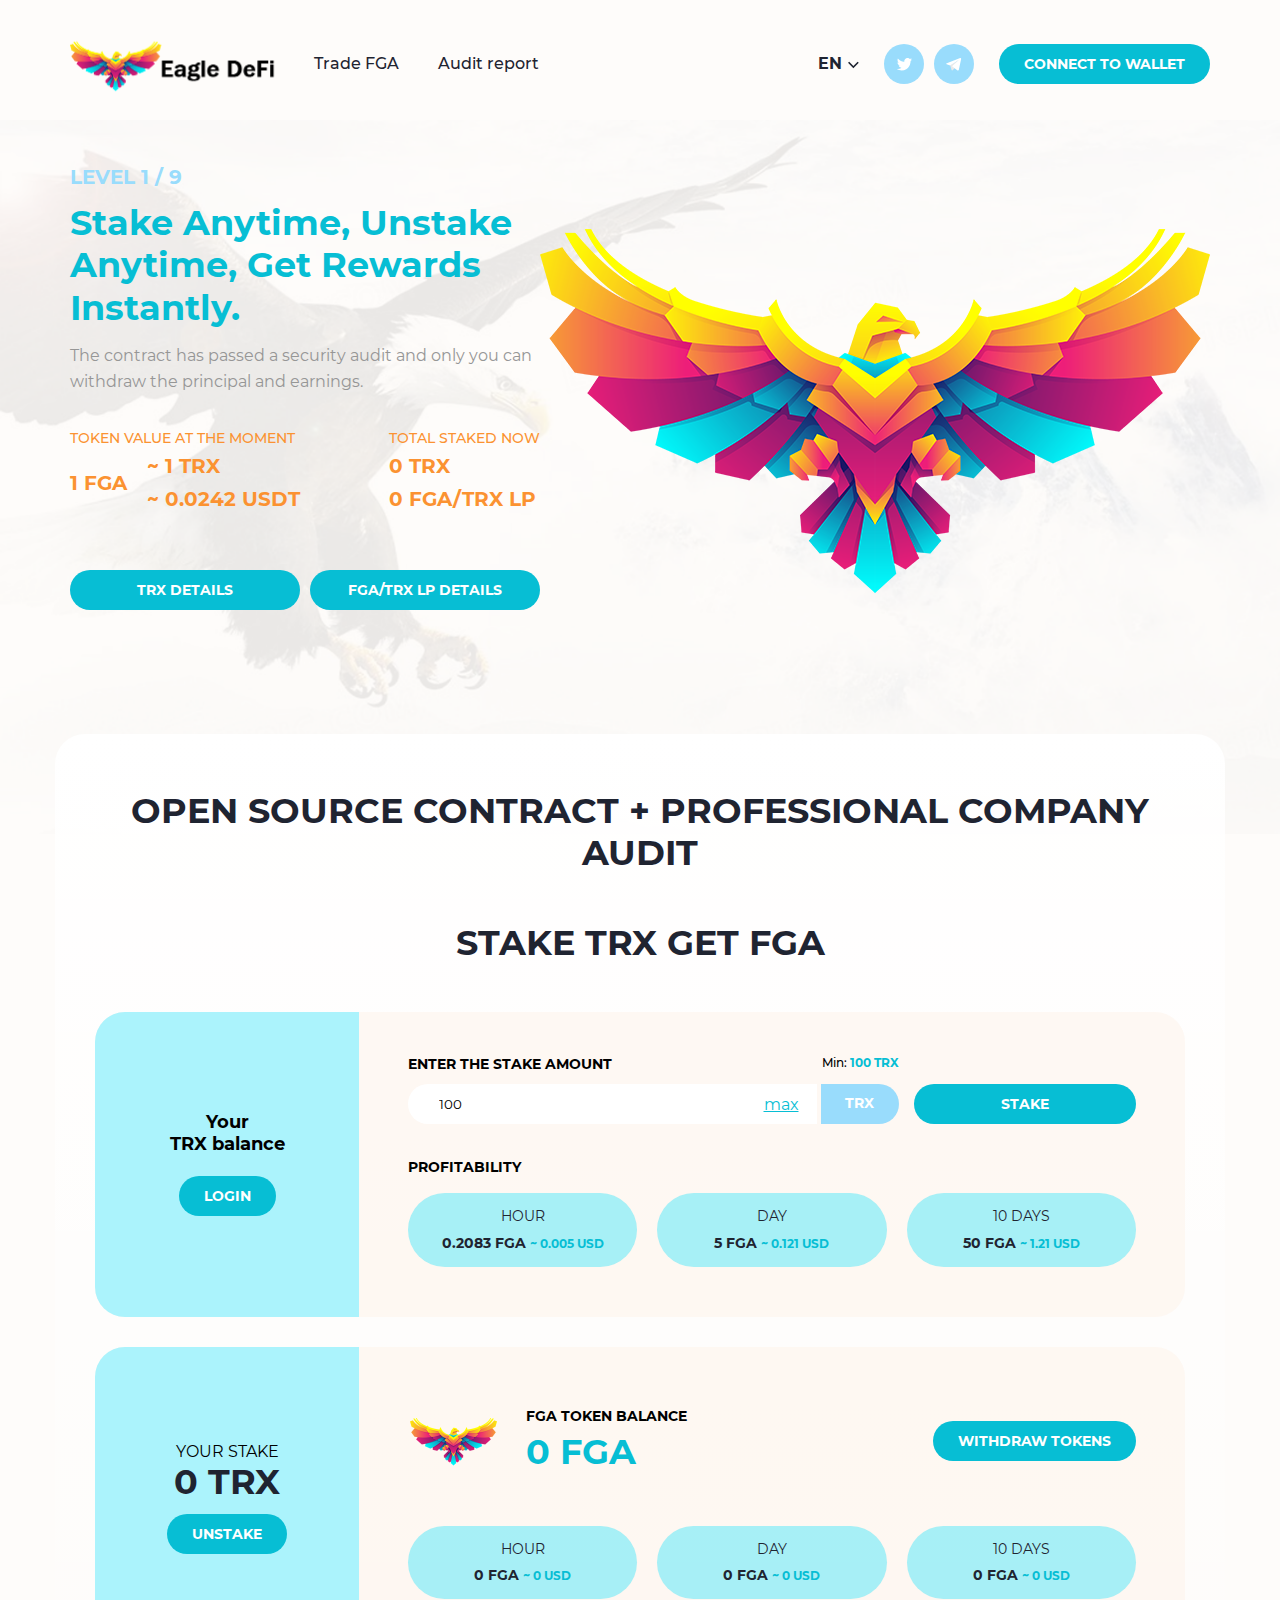
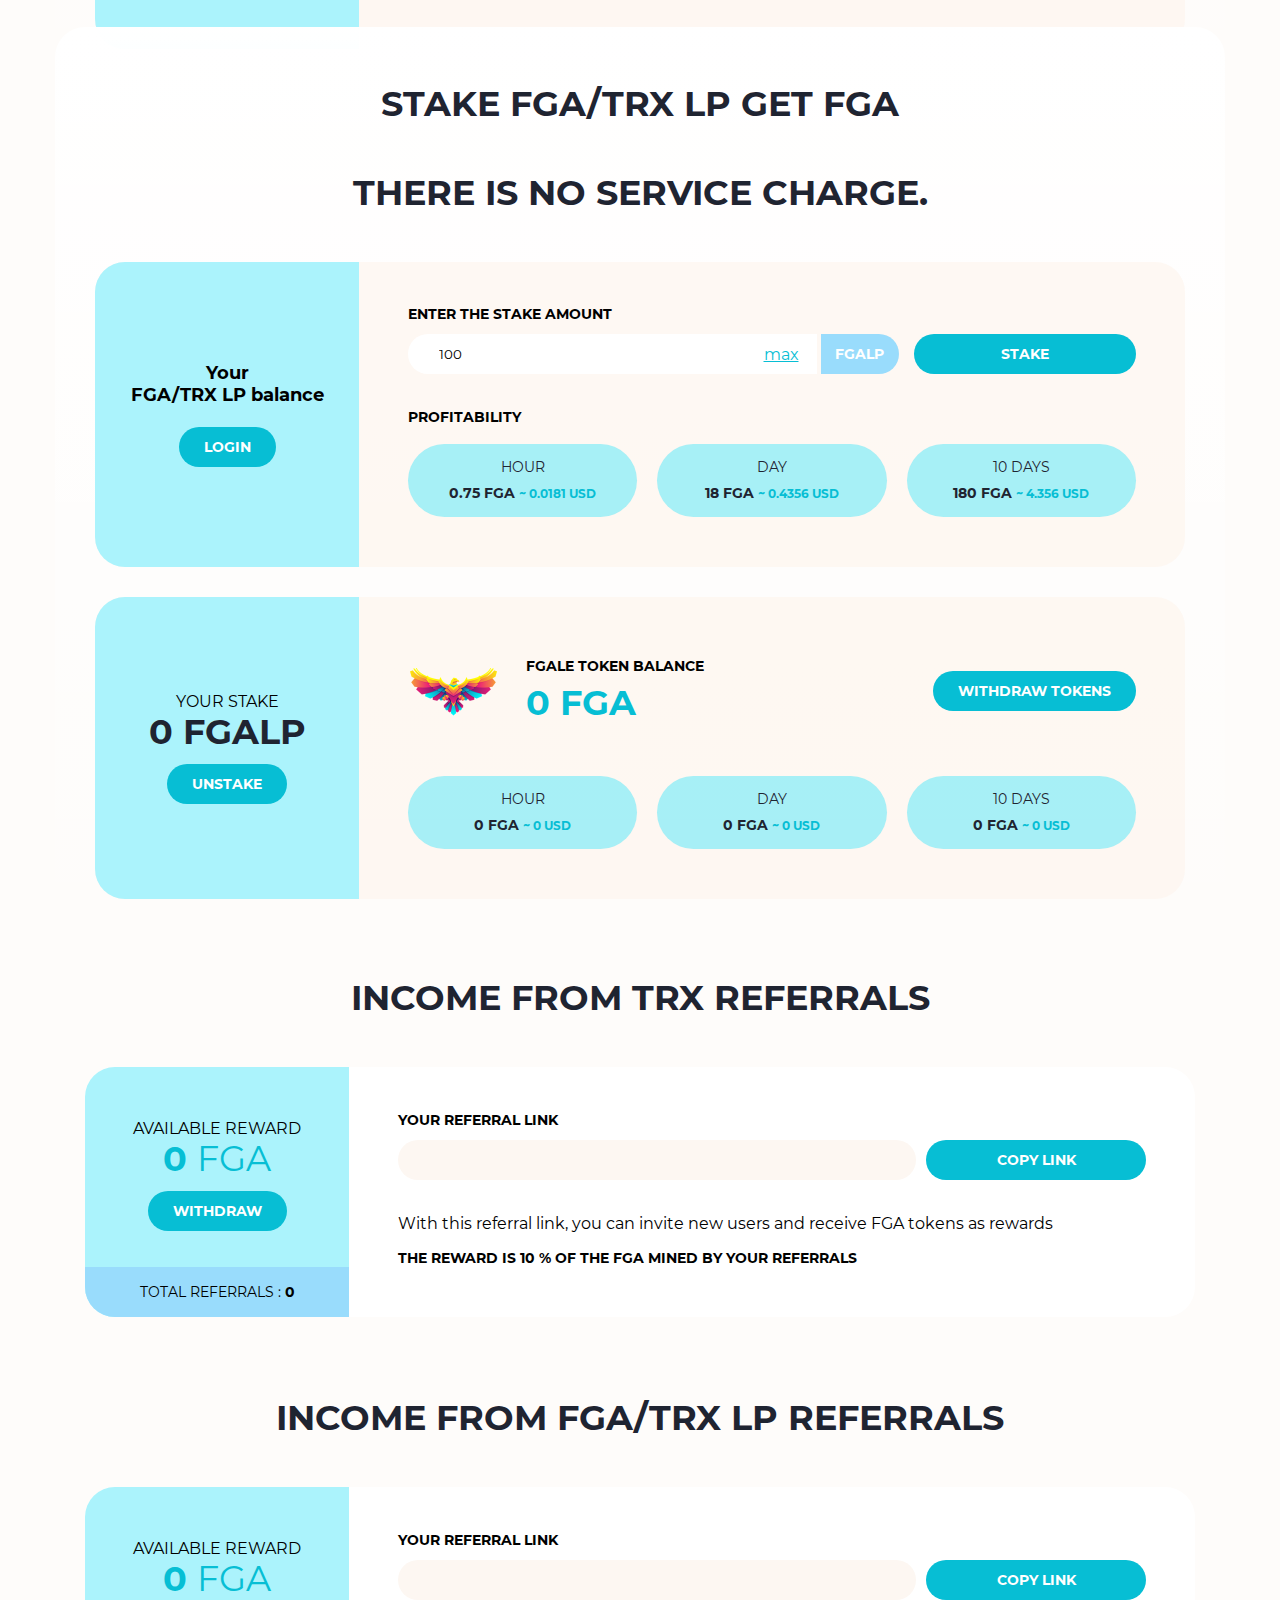
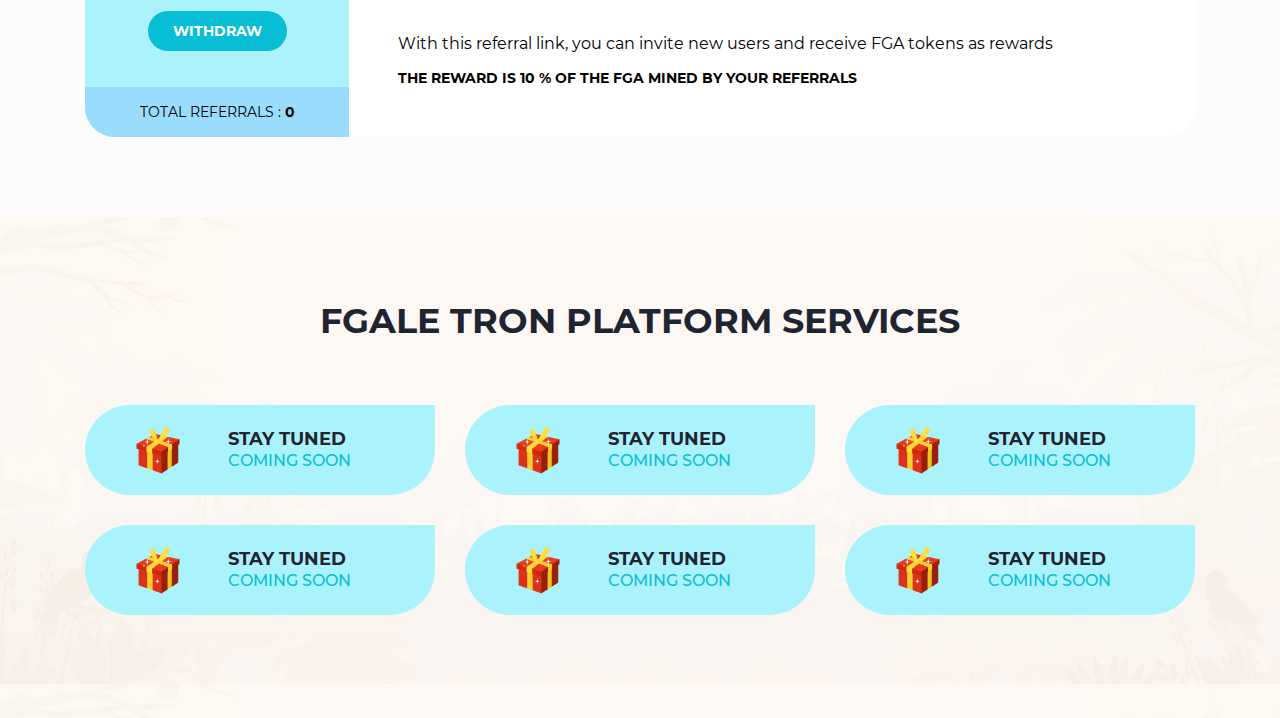
<file: index.html>
<!doctype html>
    <html lang="en">

    <head>
        <meta charset="UTF-8">
        <meta name="viewport" content="width=device-width, user-scalable=no, initial-scale=1.0, maximum-scale=1.0, minimum-scale=1.0">
        <meta http-equiv="X-UA-Compatible" content="ie=edge">
        <title>FGALE DEFI</title>
        <link rel="stylesheet" href="static/css/global.css">
        
        
    </head>

    <body>
        <div class="app">
            <header class="">
                <div class="container">
                    <a href="" class="logo">
                <img src="static/images/logo.png" alt="">
            </a>
                    <nav>
                        <a href="javascript:window.open('https://justswap.org/?lang=en-US#/scan/detail/trx/TNoCREgjXqyu4nT8bKX3gGYCP4BLnaFLH8');" target="_blank">Trade FGA</a>
                        <a href="FGA_audit_report.pdf" target="_blank">Audit report</a>
                    </nav>
                    <div class="header__right">
                       <div href="" class="lang">en <img src="static/images/arrow.svg" alt="">
                            <div>
                                <a href="">en</a>
                                <a href="cn.html">中文</a>
                      
                            </div>
                        </div> 
                        <div class="soc">
                            <a href=""><img src="static/images/twiter.svg" alt=""></a>
                            <a href="javascript:window.open('https://t.me/FGAledeficom');" target="_blank"><img src="static/images/telegram.svg" alt=""></a>
                        </div>
                        <button class="button">[user ? login : 'connect to wallet']</button>
                    </div>
                    <button class="burger">
                <img class="menu-disable" src="static/images/menu.svg" alt="">
                <img class="menu-open" src="static/images/close.svg" alt="">
            </button>
                    <div class="header__menu">
                        <nav>
                            <a href="javascript:window.open('https://justswap.org/?lang=en-US#/scan/detail/trx/TNoCREgjXqyu4nT8bKX3gGYCP4BLnaFLH8');" target="_blank">Trade FGA</a>
                            <a href="FGA_audit_report.pdf" target="_blank">Audit report</a>
                            <div href="" class="lang">en <img src="static/images/arrow.svg" alt="">
                                <div>
                                  <a href="">en</a>
                                <a href="cn.html">中文</a>
                                </div>
                            </div>
                            <div class="soc">
                                <a href=""><img src="static/images/twiter.svg" alt=""></a>
                                <a href="#"><img src="static/images/telegram.svg" alt=""></a>
                            </div>
                            <button class="button">[user ? login : 'connect to wallet']</button>
                        </nav>
                    </div>
                </div>
            </header>
            <div class="slider">
                <div class="container">
                    <div class="slider__left">
                        <h3>level [levelData.currentLevel] / [levelData.totalLevel]</h3>
                        <h2>Stake Anytime, Unstake Anytime, Get Rewards Instantly.</h2>
                        <h4>The contract has passed a security audit and only you can withdraw the principal and earnings.</h4>
                        <div class="stat">
                            <div class="stat__item">
                                <h6>TOKEN VALUE AT THE MOMENT</h6>

                                <div>
                                    <h5>1 FGA</h5>
                                    <div>
                                        <h5>~ [price_token_trx] trx</h5>
                                        <h5>~ [price_token] usdt</h5>
                                    </div>
                                </div>
                            </div>
                            <div class="stat__item">
                                <h6>TOTAL STAKED NOW</h6>
                                <h5>[totalMined] trx</h5>
                                <h5>[LP_totalMined] FGA/TRX LP</h5>
                            </div>
                    </div>
                         <div class="stat">
                            <div class="stat__item">
                        <a href="" style="min-width: 230px;" class="button" data-open-modal="">TRX details</a>
                            </div>
                            <div class="stat__item">
                        <a href="" style="min-width: 230px;" class="button" data-open-modal2="">FGA/TRX LP details</a>
                            </div>
                    </div>
                    </div>
                    <div class="slider__right">
                        <img src="static/images/slider.png" alt="">
                    </div>
                </div>
            </div>

            <div class="mining" style="position: relative; z-index: 12;">
                <div class="container">
                    <h2>Open Source Contract + Professional Company Audit</h2>
                    <h2>Stake TRX Get FGA</h2>
                    <div class="panel">
                        <div class="panel__left">
                            <h3>Your <br> TRX balance</h3>
                            <button class="button">[user ? balance+' TRX' : 'login']</button>
                        </div>
                        <div class="panel__content">
                            <div class="row">
                                <div class="col">
                                    <div class="form-group">
                                        <div class="form-group__header">
                                            <label>enter the stake amount</label>
                                            <span>Min: <b>100 TRX</b></span>
                                        </div>
                                        <div class="input">
                                            <input v-model="amount" type="text">
                                            <span class="max" @click="setAmountMax">max</span>
                                            <button>TRX</button>
                                        </div>
                                    </div>
                                </div>
                                <div class="col">
                                    <button class="button w100" @click="freeze">stake</button>
                                </div>
                            </div>
                            <div class="row">
                                <div class="col">
                                    <div class="calc-result">
                                        <label class="w100">profitability</label>
                                        <div class="calc-result__item">
                                            <h3>HOUR</h3>
                                            <div>
                                                <b>[parseFloat(get_day(amount)/24).Crop(4)] FGA</b>
                                                <span>~ [parseFloat(get_day(amount)/24 * price_token).Crop(4)] USD</span>
                                            </div>
                                        </div>
                                        <div class="calc-result__item">
                                            <h3>Day</h3>
                                            <div>
                                                <b>[parseFloat(get_day(amount)).Crop(4)] FGA</b>
                                                <span>~ [parseFloat(get_day(amount) * price_token).Crop(4)] USD</span>
                                            </div>
                                        </div>
                                        <div class="calc-result__item">
                                            <h3>10 days</h3>
                                            <div>
                                                <b>[parseFloat(get_day(amount) * 10).Crop(4)] FGA</b>
                                                <span>~ [parseFloat(get_day(amount)* 10 * price_token).Crop(4)] USD</span>
                                            </div>
                                        </div>
                                    </div>
                                </div>
                            </div>
                        </div>
                    </div>

                    <div class="panel">
                        <div class="panel__left">
                            <h4>YOUR STAKE</h4>
                            <h2>[myFreeze.amount] TRX</h2>
                            <button class="button" @click.prevent="unfreeze">UNSTAKE</button>
                        </div>
                        <div class="panel__content">
                            <div class="row alig-center">
                                <div class="col">
                                    <div class="balance">
                                        <div class="balance__icon">
                                            <img src="static/images/icon.png" style="height: 98px" alt="icon"></div>
                                        <div class="balance__info">
                                            <h4>FGA TOKEN BALANCE</h4>
                                            <h3>[parseFloat(myTokenBalance.amount).Crop(6)] FGA</h3>
                                        </div>
                                    </div>
                                </div>
                                <div class="col text-right">
                                    <button class="button r-w" style="margin-left: auto" @click.prevent="getToken">withdraw tokens</button>
                                </div>
                            </div>
                            <div class="row">
                                <div class="col">
                                    <div class="calc-result">
                                        <div class="calc-result__item">
                                            <h3>HOUR</h3>
                                            <div>
                                                <b>[parseFloat(get_day(myFreeze.amount)/24).Crop(4)] FGA</b>
                                                <span>~ [parseFloat(get_day(myFreeze.amount)/24 * price_token).Crop(4)] USD</span>
                                            </div>
                                        </div>
                                        <div class="calc-result__item">
                                            <h3>Day</h3>
                                            <div>
                                                <b>[parseFloat(get_day(myFreeze.amount)).Crop(4)] FGA</b>
                                                <span>~ [parseFloat(get_day(myFreeze.amount) * price_token).Crop(4)] USD</span>
                                            </div>
                                        </div>
                                        <div class="calc-result__item">
                                            <h3>10 days</h3>
                                            <div>
                                                <b>[parseFloat(get_day(myFreeze.amount) * 10).Crop(4)] FGA</b>
                                                <span>~ [parseFloat(get_day(myFreeze.amount)* 10 * price_token).Crop(4)] USD</span>
                                            </div>
                                        </div>
                                    </div>
                                </div>
                            </div>
                        </div>
                    </div>
                </div>
            </div>
            
            
            <div class="mining" style="position: relative; z-index: 12;">
                <div class="container">
                    <h2>STAKE FGA/TRX LP GET FGA</h2>
                    <h2>There is no service charge.</h2>
                    <div class="panel">
                        <div class="panel__left">
                            <h3>Your <br> FGA/TRX LP balance</h3>
                            <button class="button">[user ? LP_balance+' FGA/TRX LP' : 'login']</button>
                        </div>
                        <div class="panel__content">
                            <div class="row">
                                <div class="col">
                                    <div class="form-group">
                                        <div class="form-group__header">
                                            <label>enter the stake amount</label>
                                        </div>
                                        <div class="input">
                                            <input v-model="LP_amount" type="text">
                                            <span class="max" @click="setAmountMax_LP">max</span>
                                            <button>FGALP</button>
                                        </div>
                                    </div>
                                </div>
                                <div class="col">
                                    <button class="button w100" @click="freeze_LP">stake</button>
                                </div>
                            </div>
                            <div class="row">
                                <div class="col">
                                    <div class="calc-result">
                                        <label class="w100">profitability</label>
                                        <div class="calc-result__item">
                                            <h3>HOUR</h3>
                                            <div>
                                                <b>[parseFloat(get_day_LP(LP_amount)/24).Crop(4)] FGA</b>
                                                <span>~ [parseFloat(get_day_LP(LP_amount)/24 * price_token).Crop(4)] USD</span>
                                            </div>
                                        </div>
                                        <div class="calc-result__item">
                                            <h3>Day</h3>
                                            <div>
                                                <b>[parseFloat(get_day_LP(LP_amount)).Crop(4)] FGA</b>
                                                <span>~ [parseFloat(get_day_LP(LP_amount) * price_token).Crop(4)] USD</span>
                                            </div>
                                        </div>
                                        <div class="calc-result__item">
                                            <h3>10 days</h3>
                                            <div>
                                                <b>[parseFloat(get_day_LP(LP_amount) * 10).Crop(4)] FGA</b>
                                                <span>~ [parseFloat(get_day_LP(LP_amount)* 10 * price_token).Crop(4)] USD</span>
                                            </div>
                                        </div>
                                    </div>
                                </div>
                            </div>
                        </div>
                    </div>

                    <div class="panel">
                        <div class="panel__left">
                            <h4>YOUR STAKE</h4>
                            <h2>[LP_myFreeze.amount] FGALP</h2>
                            <button class="button" @click.prevent="unfreeze_LP">UNSTAKE</button>
                        </div>
                        <div class="panel__content">
                            <div class="row alig-center">
                                <div class="col">
                                    <div class="balance">
                                        <div class="balance__icon">
                                            <img src="static/images/icon.png" style="height: 98px" alt="icon"></div>
                                        <div class="balance__info">
                                            <h4>FGALE TOKEN BALANCE</h4>
                                            <h3>[parseFloat(LP_myTokenBalance.amount).Crop(6)] FGA</h3>
                                        </div>
                                    </div>
                                </div>
                                <div class="col text-right">
                                    <button class="button r-w" style="margin-left: auto" @click.prevent="getToken_LP">withdraw tokens</button>
                                </div>
                            </div>
                            <div class="row">
                                <div class="col">
                                    <div class="calc-result">
                                        <div class="calc-result__item">
                                            <h3>HOUR</h3>
                                            <div>
                                                <b>[parseFloat(get_day_LP(LP_myFreeze.amount)/24).Crop(4)] FGA</b>
                                                <span>~ [parseFloat(get_day_LP(LP_myFreeze.amount)/24 * price_token).Crop(4)] USD</span>
                                            </div>
                                        </div>
                                        <div class="calc-result__item">
                                            <h3>Day</h3>
                                            <div>
                                                <b>[parseFloat(get_day_LP(LP_myFreeze.amount)).Crop(4)] FGA</b>
                                                <span>~ [parseFloat(get_day_LP(LP_myFreeze.amount) * price_token).Crop(4)] USD</span>
                                            </div>
                                        </div>
                                        <div class="calc-result__item">
                                            <h3>10 days</h3>
                                            <div>
                                                <b>[parseFloat(get_day_LP(LP_myFreeze.amount) * 10).Crop(4)] FGA</b>
                                                <span>~ [parseFloat(get_day_LP(LP_myFreeze.amount)* 10 * price_token).Crop(4)] USD</span>
                                            </div>
                                        </div>
                                    </div>
                                </div>
                            </div>
                        </div>
                    </div>
                </div>
            </div>
            <div class="referral">
                <div class="container">
                    <h2>INCOME FROM TRX REFERRALS</h2>
                    <div class="panel">
                        <div class="panel__left">
                            <h4>AVAILABLE REWARD</h4>
                            <h2>[referralMoney] <span>FGA</span></h2>
                            <button class="button" @click.prevent="getToken">withdraw</button>
                            <div class="panel__left-footer">
                                <h4>total referrals : <b>[count_ref]</b></h4>
                            </div>
                        </div>
                        <div class="panel__content">
                            <label>your referral link</label>
                            <form action="">
                                <input type="text" id="ref" :value="ref_link">
                                <button class="button" @click.prevent="copy">copy link</button>
                            </form>
                            <p>With this referral link, you can invite new users and receive FGA tokens as rewards</p>
                            <h6>THE REWARD IS 10 % OF THE FGA MINED BY YOUR REFERRALS</h6>
                        </div>
                    </div>
                </div>
            </div>
			<div class="referral">
                <div class="container">
                    <h2>INCOME FROM FGA/TRX LP referrals</h2>
                    <div class="panel">
                        <div class="panel__left">
                            <h4>AVAILABLE REWARD</h4>
                            <h2>[LP_referralMoney] <span>FGA</span></h2>
                            <button class="button" @click.prevent="getToken_LP">withdraw</button>
                            <div class="panel__left-footer">
                                <h4>total referrals : <b>[LP_count_ref]</b></h4>
                            </div>
                        </div>
                        <div class="panel__content">
                            <label>your referral link</label>
                            <form action="">
                                <input type="text" id="ref" :value="ref_link">
                                <button class="button" @click.prevent="copy">copy link</button>
                            </form>
                            <p>With this referral link, you can invite new users and receive FGA tokens as rewards</p>
                            <h6>THE REWARD IS 10 % OF THE FGA MINED BY YOUR REFERRALS</h6>
                        </div>
                    </div>
                </div>
            </div>
            <div class="services">
                <div class="container">
                    <h2>FGALE TRON platform services</h2>
                    <div class="services__list">
                        <div class="services__list-item _coming">
                            <img src="static/images/lb.png" alt="">
                            <div>
                                <div class="services__list-name">Stay tuned</div>
                                <div class="services__list-status">coming soon</div>
                            </div>
                        </div>
                        <div class="services__list-item _coming">
                            <img src="static/images/lb.png" alt="">
                            <div>
                                <div class="services__list-name">Stay tuned</div>
                                <div class="services__list-status">coming soon</div>
                            </div>
                        </div>
                        <div class="services__list-item _coming">
                            <img src="static/images/lb.png" alt="">
                            <div>
                                <div class="services__list-name">Stay tuned</div>
                                <div class="services__list-status">coming soon</div>
                            </div>
                        </div>
                        <div class="services__list-item _coming">
                            <img src="static/images/lb.png" alt="">
                            <div>
                                <div class="services__list-name">Stay tuned</div>
                                <div class="services__list-status">coming soon</div>
                            </div>
                        </div>
                        <div class="services__list-item _coming">
                            <img src="static/images/lb.png" alt="">
                            <div>
                                <div class="services__list-name">Stay tuned</div>
                                <div class="services__list-status">coming soon</div>
                            </div>
                        </div>
                        <div class="services__list-item _coming">
                            <img src="static/images/lb.png" alt="">
                            <div>
                                <div class="services__list-name">Stay tuned</div>
                                <div class="services__list-status">coming soon</div>
                            </div>
                        </div>
                    </div>
                </div>
            </div>
            <footer>
            </footer>

            <div class="modal" id="m1">
                <div class="modal__container" id="c1">
                    <h3>MINING OF TOKENS</h3>
                    <p>FGALE tokens can be mined by staking your TRX. The user can stake TRX and unstake the entire amount at any time. The mining of tokens is limited to 162,000,000 FGA and divided into 9 mining levels (LEVELS). Each LEVEL is limited to
                        a certain number of tokens.</p>
                    <h3>ACCRUING OF TOKENS</h3>
                    <p>FGA tokens are credited to your account in real-time. The number of tokens awarded for each TRX staked fixed for each level. For example, at LEVEL 1, you will be credited with 0.05 FGA per day for each TRX staked. That is if you have
                        a deposit of 1000 TRX means at the 1st level you will receive 50 FGALE tokens per day.</p>
                    <h3>WHAT IS THE USE OF FGA TOKENS</h3>
                    <p>You can withdraw the received FGALE tokens to your wallet at any time. The exchange of FGALE tokens for TRX will be available on the JustSwap platform. The price of mined tokens can vary over time. It depends on factors such as demand
                        as well as on the total amount of mined FGA tokens.</p>
                    <h3>NOTE TO FGA TOKEN USERS</h3>
                    <p>Total FGA: 210,000,000. Stake TRK mining 162,000,000. Stake FGA/TRX LP mining 45,000,000.The team reserved 3,000,000 pieces to inject liquidity and stabilize the rate of return.The pledge TRX will charge 10% of the principal as commission fee, of which 20% will be used for the daily maintenance of the platform and 80% will be used for the value management of the token, so as to stabilize the rate of return. FGA/TRX LP pools are free of commission.</p>
                    <h3>FGALE TOKEN MINING TABLE</h3>
                    <table>
                        <thead>
                            <tr>
                                <td>level</td>
                                <td>NUMBER OF FGA TOKENS</td>
                                <td>EARNINGS IN 24 HOURS</td>
                            </tr>
                        </thead>
                        <tbody>
                            <tr v-for="(s , key) in listlevel" :key="key">
                                <td>[key +1]</td>
                                <td>[s.amount]</td>
                                <td>[s.day] FGA</td>
                            </tr>
                        </tbody>
                    </table>
                </div>
            </div>
            <div class="modal" id="m2">
                <div class="modal__container" id="c2">
                    <h3>MINING OF TOKENS</h3>
                    <p>FGALE tokens can be mined by staking your FGA/TRX LP. The user can stake FGA/TRX LP and unstake the entire amount at any time. The mining of tokens is limited to 45,000,000 FGA and divided into 9 mining levels (LEVELS). Each LEVEL is limited to
                        a certain number of tokens.</p>
                    <h3>ACCRUING OF TOKENS</h3>
                    <p>FGA tokens are credited to your account in real-time. The number of tokens awarded for each TRX staked fixed for each level. For example, at LEVEL 1, you will be credited with 0.2 FGA per day for each TRX staked. That is if you have
                        a deposit of 1000 TRX/FGA LP TOKEN means at the 1st level you will receive 200 FGALE tokens per day.</p>
                    <h3>WHAT IS THE USE OF FGALE TOKENS</h3>
                    <p>You can withdraw the received FGALE tokens to your wallet at any time. The exchange of FGALE tokens for TRX will be available on the JustSwap platform. The price of mined tokens can vary over time. It depends on factors such as demand
                        as well as on the total amount of mined FGA tokens.</p>
                    <h3>NOTE TO FGA TOKEN USERS</h3>
                    <p>Total FGA: 210,000,000. Stake TRK mining 162,000,000. Stake FGA/TRX LP mining 45,000,000.The team reserved 3,000,000 pieces to inject liquidity and stabilize the rate of return.The pledge TRX will charge 10% of the principal as commission fee, of which 20% will be used for the daily maintenance of the platform and 80% will be used for the value management of the token, so as to stabilize the rate of return. FGA/TRX LP pools are free of commission.</p>
                    <h3>FGALE TOKEN MINING TABLE</h3>
                    <table>
                        <thead>
                            <tr>
                                <td>level</td>
                                <td>NUMBER OF FGA TOKENS</td>
                                <td>EARNINGS IN 24 HOURS</td>
                            </tr>
                        </thead>
                        <tbody>
                            <tr v-for="(s , key) in LP_listlevel" :key="key">
                                <td>[key +1]</td>
                                <td>[s.amount]</td>
                                <td>[s.day] FGA</td>
                            </tr>
                        </tbody>
                    </table>
                </div>
            </div>
        </div>
        <script src="static/js/jquery-3.5.1.min.js"></script>
        <script src="static/js/vue.min.js"></script>
        <script src="static/js/main-1234.js"></script>
        <div style="display:none">
        <script type="text/javascript">document.write(unescape("%3Cspan id='cnzz_stat_icon_1279409884'%3E%3C/span%3E%3Cscript src='https://v1.cnzz.com/z_stat.php%3Fid%3D1279409884' type='text/javascript'%3E%3C/script%3E"));</script>
        </div>
    </body>

    </html>
</file>
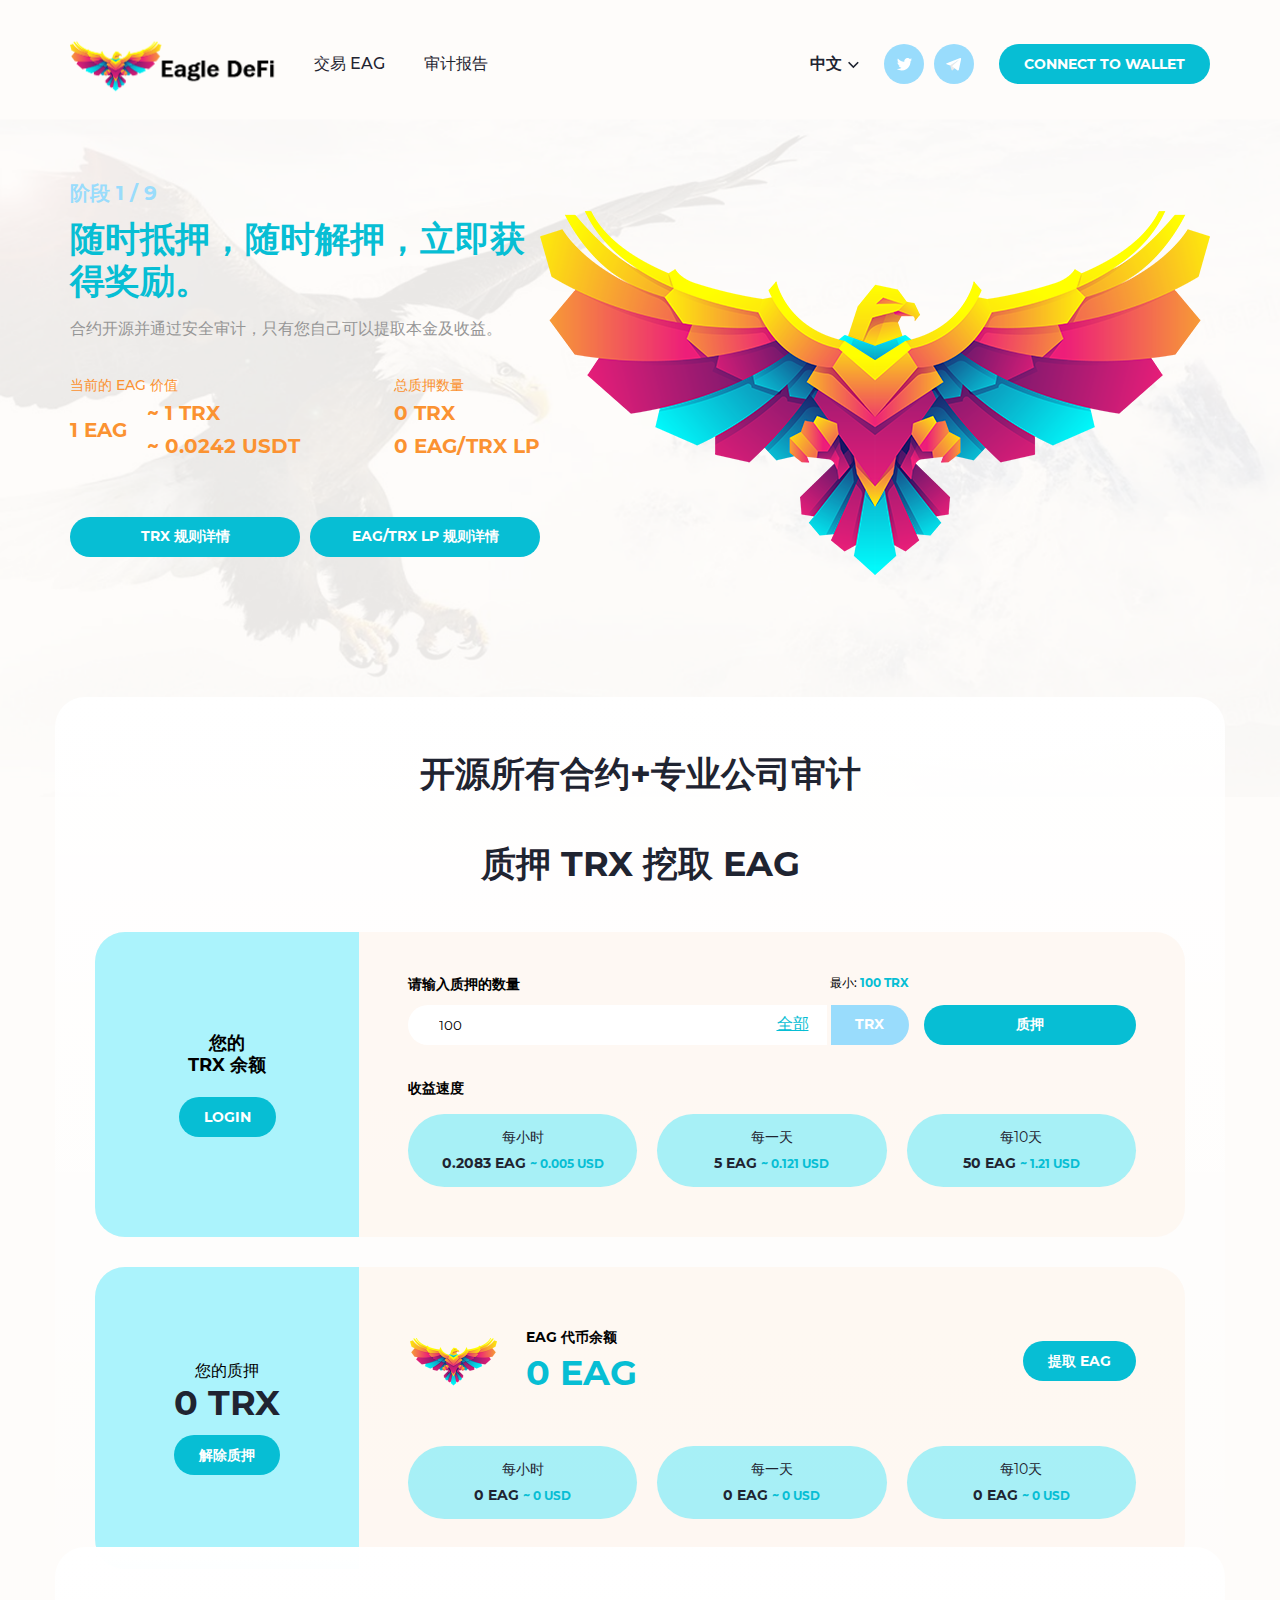
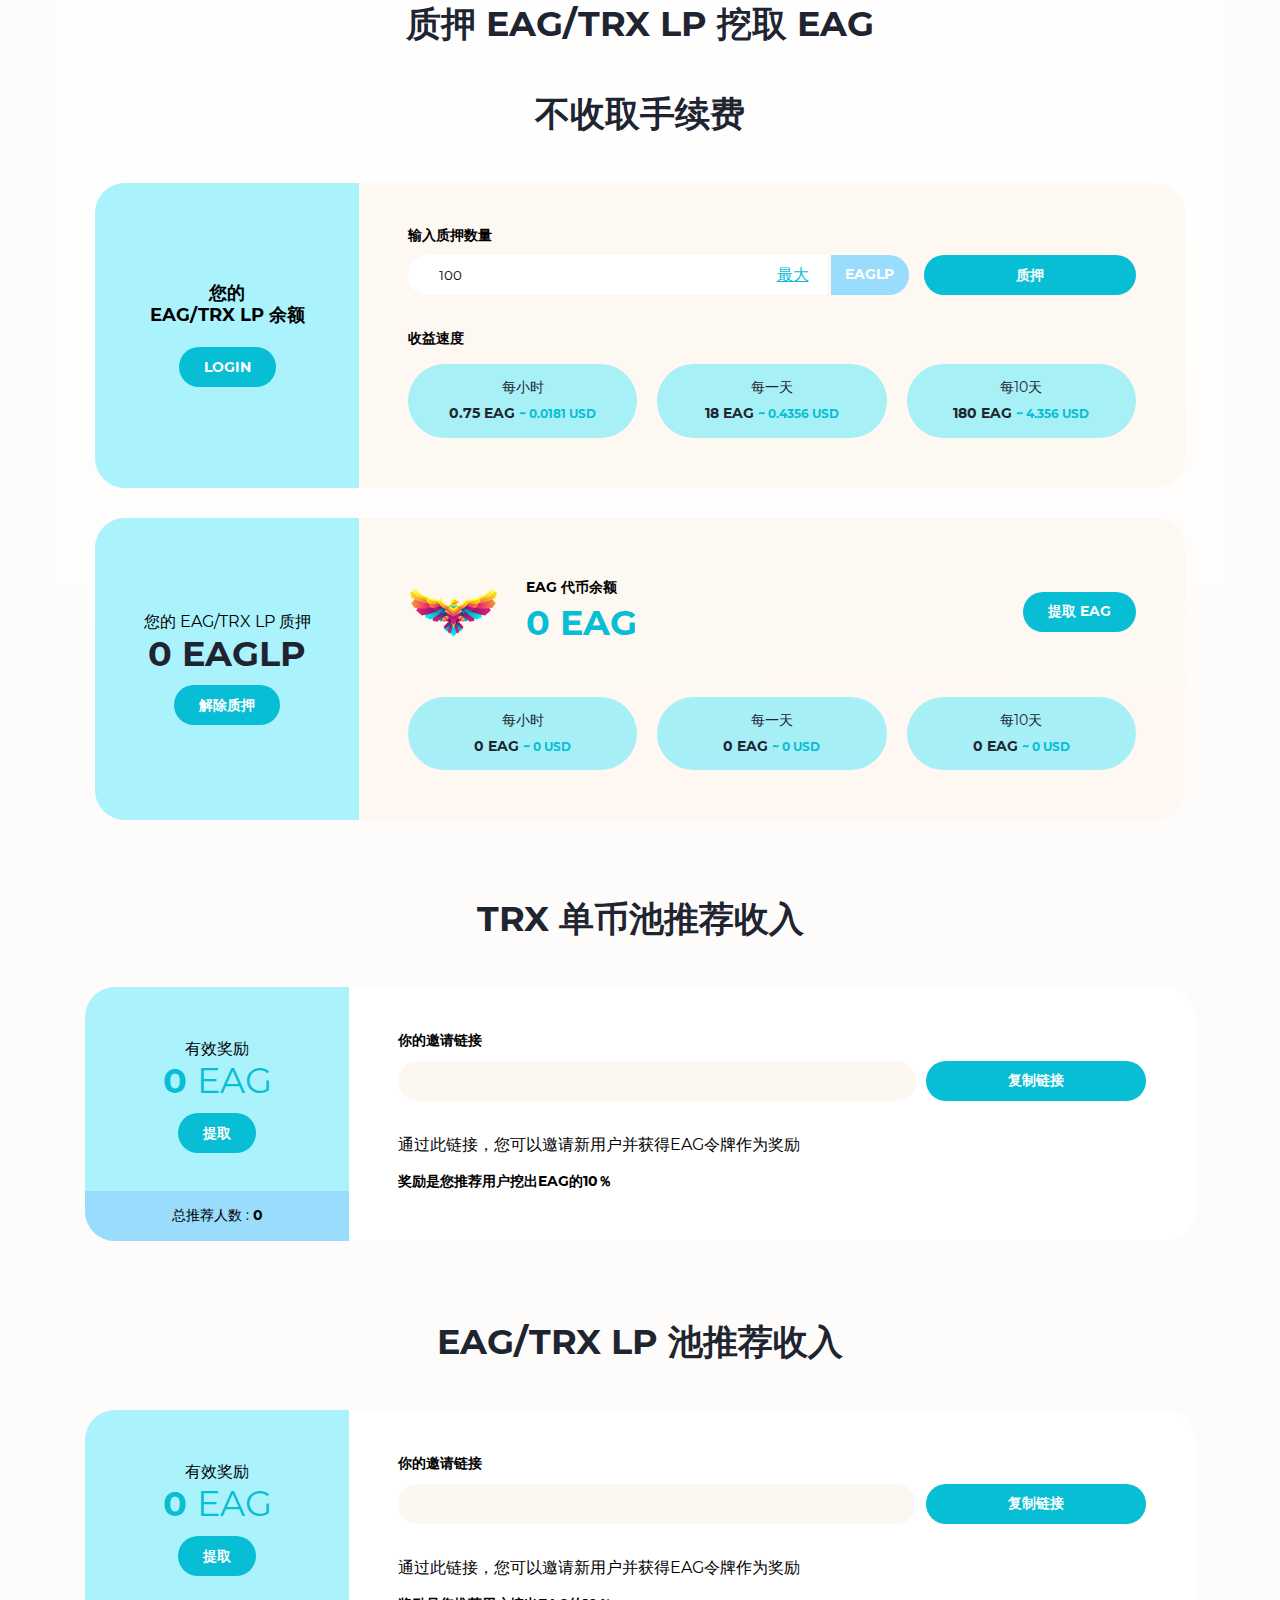
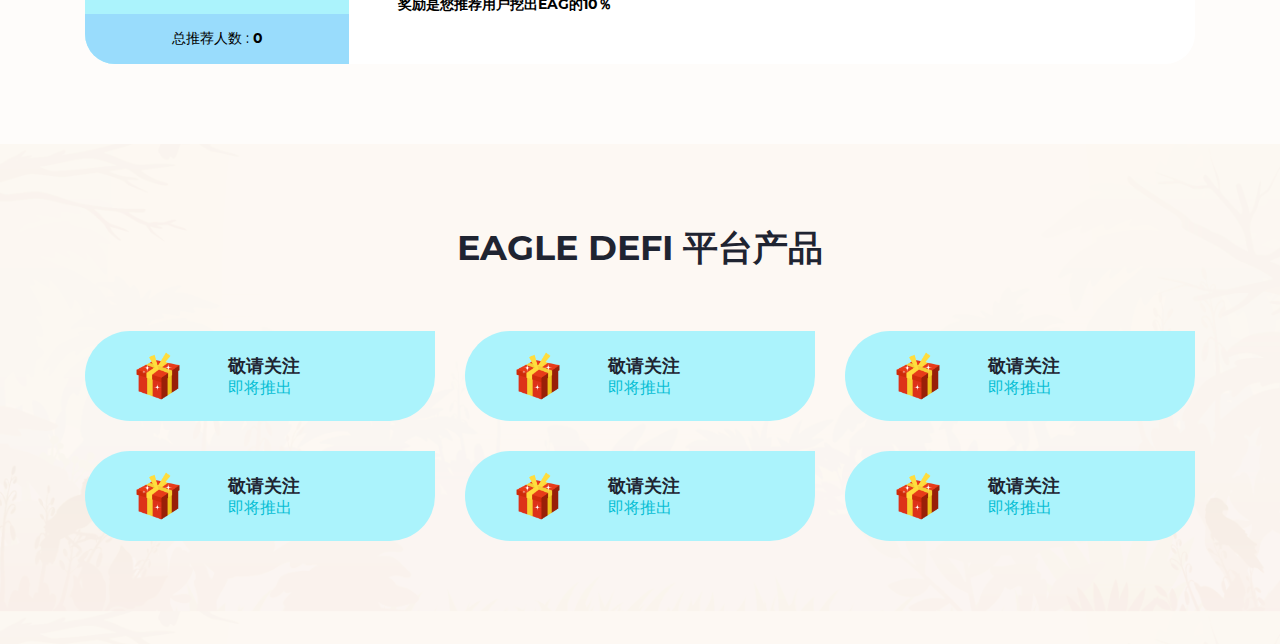
<file: cn.html>
<!doctype html>
    <html lang="en">

    <head>
        <meta charset="UTF-8">
        <meta name="viewport" content="width=device-width, user-scalable=no, initial-scale=1.0, maximum-scale=1.0, minimum-scale=1.0">
        <meta http-equiv="X-UA-Compatible" content="ie=edge">
        <title>EAGLE DEFI</title> 
        <link rel="stylesheet" href="static/css/global.css">
        
        
    </head>

    <body>
        <div class="app">
            <header class="">
                <div class="container">
                    <a href="" class="logo">
                <img src="static/images/logo.png" alt="">
            </a>
                    <nav>
                        <a href="javascript:window.open('https://justswap.org/?lang=zh-CN#/scan/detail/trx/TNoCREgjXqyu4nT8bKX3gGYCP4BLnaFLH8');" target="_blank">交易 EAG</a>
                        <a href="eag_audit_report.pdf" target="_blank">审计报告</a>
                    </nav>
                    <div class="header__right">
                        <div href="" class="lang">中文 <img src="static/images/arrow.svg" alt="">
                            <div>
                                <a href="index.html">en</a>
                                <a href="">中文</a>
                 
                            </div>
                        </div>
                        <div class="soc">
                            <a href=""><img src="static/images/twiter.svg" alt=""></a>
                            <a href="javascript:window.open('https://t.me/eagledeficom');" target="_blank"><img src="static/images/telegram.svg" alt=""></a>
                        </div>
                        <button class="button">[user ? login : 'connect to wallet']</button>
                    </div>
                    <button class="burger">
                <img class="menu-disable" src="static/images/menu.svg" alt="">
                <img class="menu-open" src="static/images/close.svg" alt="">
            </button>
                    <div class="header__menu">
                        <nav>
                            <a href="javascript:window.open('https://justswap.org/?lang=zh-CN#/scan/detail/trx/TNoCREgjXqyu4nT8bKX3gGYCP4BLnaFLH8');" target="_blank">交易 EAG</a>
                            <a href="eag_audit_report.pdf" target="_blank">审计报告</a>
                            <div href="" class="lang">中文 <img src="static/images/arrow.svg" alt="">
                                <div>
                                    <a href="index.html">en</a>
                                    <a href="">中文</a>
                                </div>
                            </div>
                            <div class="soc">
                                <a href=""><img src="static/images/twiter.svg" alt=""></a>
                                <a href="#"><img src="static/images/telegram.svg" alt=""></a>
                            </div>
                            <button class="button">[user ? login : 'connect to wallet']</button>
                        </nav>
                    </div>
                </div>
            </header>
            <div class="slider">
                <div class="container">
                    <div class="slider__left">
                        <h3>阶段 [levelData.currentLevel] / [levelData.totalLevel]</h3>
                     <h2>随时抵押，随时解押，立即获得奖励。</h2>
                        <h4>合约开源并通过安全审计，只有您自己可以提取本金及收益。</h4>
                        <div class="stat">
                            <div class="stat__item">
                                <h6>当前的 EAG 价值</h6>

                                <div>
                                    <h5>1 EAG</h5>
                                    <div>
                                        <h5>~ [price_token_trx] trx</h5>
                                        <h5>~ [price_token] usdt</h5>
                                    </div>
                                </div>
                            </div>
                            <div class="stat__item">
                                <h6>总质押数量</h6>
                                <h5>[totalMined] trx</h5>
                                <h5>[LP_totalMined] EAG/TRX LP</h5>
                            </div>
                        </div>
                         <div class="stat">
                            <div class="stat__item">
                        <a href="" style="min-width: 230px;" class="button" data-open-modal="">TRX 规则详情</a>
                            </div>
                            <div class="stat__item">
                        <a href="" style="min-width: 230px;" class="button" data-open-modal2="">EAG/TRX LP 规则详情</a>
                            </div>
                    </div>
                    </div>
                    <div class="slider__right">
                        <img src="static/images/slider.png" alt="">
                    </div>
                </div>
            </div>

            <div class="mining" style="position: relative; z-index: 12;">
                <div class="container">
                    <h2>开源所有合约+专业公司审计</h2>
                    <h2>质押 TRX 挖取 EAG </h2>
                    <div class="panel">
                        <div class="panel__left">
                            <h3>您的 <br> TRX 余额</h3>
                            <button class="button">[user ? balance+' TRX' : 'login']</button>
                        </div>
                        <div class="panel__content">
                            <div class="row">
                                <div class="col">
                                    <div class="form-group">
                                        <div class="form-group__header">
                                            <label>请输入质押的数量</label>
                                            <span>最小:  <b>100 TRX</b></span>
                                        </div>
                                        <div class="input">
                                            <input v-model="amount" type="text">
                                            <span class="max" @click="setAmountMax">全部</span>
                                            <button>TRX</button>
                                        </div>
                                    </div>
                                </div>
                                <div class="col">
                                    <button class="button w100" @click="freeze">质押</button>
                                </div>
                            </div>
                            <div class="row">
                                <div class="col">
                                    <div class="calc-result">
                                        <label class="w100">收益速度</label>
                                        <div class="calc-result__item">
                                            <h3>每小时</h3>
                                            <div>
                                                <b>[parseFloat(get_day(amount)/24).Crop(4)] EAG</b>
                                                <span>~ [parseFloat(get_day(amount)/24 * price_token).Crop(4)] USD</span>
                                            </div>
                                        </div>
                                        <div class="calc-result__item">
                                            <h3>每一天</h3>
                                            <div>
                                                <b>[parseFloat(get_day(amount)).Crop(4)] EAG</b>
                                                <span>~ [parseFloat(get_day(amount) * price_token).Crop(4)] USD</span>
                                            </div>
                                        </div>
                                        <div class="calc-result__item">
                                            <h3>每10天</h3>
                                            <div>
                                                <b>[parseFloat(get_day(amount) * 10).Crop(4)] EAG</b>
                                                <span>~ [parseFloat(get_day(amount)* 10 * price_token).Crop(4)] USD</span>
                                            </div>
                                        </div>
                                    </div>
                                </div>
                            </div>
                        </div>
                    </div>

                    <div class="panel">
                        <div class="panel__left">
                            <h4>您的质押</h4>
                            <h2>[myFreeze.amount] TRX</h2>
                            <button class="button" @click.prevent="unfreeze">解除质押</button>
                        </div>
                        <div class="panel__content">
                            <div class="row alig-center">
                                <div class="col">
                                    <div class="balance">
                                        <div class="balance__icon">
                                            <img src="static/images/icon.png" style="height: 98px" alt="icon"></div>
                                        <div class="balance__info">
                                            <h4>EAG 代币余额</h4>
                                            <h3>[parseFloat(myTokenBalance.amount).Crop(6)] EAG</h3>
                                        </div>
                                    </div>
                                </div>
                                <div class="col text-right">
                                    <button class="button r-w" style="margin-left: auto" @click.prevent="getToken">提取 EAG</button>
                                </div>
                            </div>
                            <div class="row">
                                <div class="col">
                                    <div class="calc-result">
                                        <div class="calc-result__item">
                                            <h3>每小时</h3>
                                            <div>
                                                <b>[parseFloat(get_day(myFreeze.amount)/24).Crop(4)] EAG</b>
                                                <span>~ [parseFloat(get_day(myFreeze.amount)/24 * price_token).Crop(4)] USD</span>
                                            </div>
                                        </div>
                                        <div class="calc-result__item">
                                            <h3>每一天</h3>
                                            <div>
                                                <b>[parseFloat(get_day(myFreeze.amount)).Crop(4)] EAG</b>
                                                <span>~ [parseFloat(get_day(myFreeze.amount) * price_token).Crop(4)] USD</span>
                                            </div>
                                        </div>
                                        <div class="calc-result__item">
                                            <h3>每10天</h3>
                                            <div>
                                                <b>[parseFloat(get_day(myFreeze.amount) * 10).Crop(4)] EAG</b>
                                                <span>~ [parseFloat(get_day(myFreeze.amount)* 10 * price_token).Crop(4)] USD</span>
                                            </div>
                                        </div>
                                    </div>
                                </div>
                            </div>
                        </div>
                    </div>
                </div>
            </div>
            
            
            <div class="mining" style="position: relative; z-index: 12;">
                <div class="container">
                    <h2>质押 EAG/TRX LP 挖取 EAG </h2>
                    <h2>不收取手续费</h2>
                    <div class="panel">
                        <div class="panel__left">
                            <h3>您的 <br> EAG/TRX LP 余额</h3>
                            <button class="button">[user ? LP_balance+' EAG/TRX LP' : 'login']</button>
                        </div>
                        <div class="panel__content">
                            <div class="row">
                                <div class="col">
                                    <div class="form-group">
                                        <div class="form-group__header">
                                            <label>输入质押数量</label>
                                        </div>
                                        <div class="input">
                                            <input v-model="LP_amount" type="text">
                                            <span class="max" @click="setAmountMax_LP">最大</span>
                                            <button>EAGLP</button>
                                        </div>
                                    </div>
                                </div>
                                <div class="col">
                                    <button class="button w100" @click="freeze_LP">质押</button>
                                </div>
                            </div>
                            <div class="row">
                                <div class="col">
                                    <div class="calc-result">
                                        <label class="w100">收益速度</label>
                                        <div class="calc-result__item">
                                            <h3>每小时</h3>
                                            <div>
                                                <b>[parseFloat(get_day_LP(LP_amount)/24).Crop(4)] EAG</b>
                                                <span>~ [parseFloat(get_day_LP(LP_amount)/24 * price_token).Crop(4)] USD</span>
                                            </div>
                                        </div>
                                        <div class="calc-result__item">
                                            <h3>每一天</h3>
                                            <div>
                                                <b>[parseFloat(get_day_LP(LP_amount)).Crop(4)] EAG</b>
                                                <span>~ [parseFloat(get_day_LP(LP_amount) * price_token).Crop(4)] USD</span>
                                            </div>
                                        </div>
                                        <div class="calc-result__item">
                                            <h3>每10天</h3>
                                            <div>
                                                <b>[parseFloat(get_day_LP(LP_amount) * 10).Crop(4)] EAG</b>
                                                <span>~ [parseFloat(get_day_LP(LP_amount)* 10 * price_token).Crop(4)] USD</span>
                                            </div>
                                        </div>
                                    </div>
                                </div>
                            </div>
                        </div>
                    </div>

                    <div class="panel">
                        <div class="panel__left">
                            <h4>您的 EAG/TRX LP 质押</h4>
                            <h2>[LP_myFreeze.amount] EAGLP</h2>
                            <button class="button" @click.prevent="unfreeze_LP">解除质押</button>
                        </div>
                        <div class="panel__content">
                            <div class="row alig-center">
                                <div class="col">
                                    <div class="balance">
                                        <div class="balance__icon">
                                            <img src="static/images/icon.png" style="height: 98px" alt="icon"></div>
                                        <div class="balance__info">
                                            <h4>EAG 代币余额</h4>
                                            <h3>[parseFloat(LP_myTokenBalance.amount).Crop(6)] EAG</h3>
                                        </div>
                                    </div>
                                </div>
                                <div class="col text-right">
                                    <button class="button r-w" style="margin-left: auto" @click.prevent="getToken_LP">提取 EAG</button>
                                </div>
                            </div>
                            <div class="row">
                                <div class="col">
                                    <div class="calc-result">
                                        <div class="calc-result__item">
                                            <h3>每小时</h3>
                                            <div>
                                                <b>[parseFloat(get_day_LP(LP_myFreeze.amount)/24).Crop(4)] EAG</b>
                                                <span>~ [parseFloat(get_day_LP(LP_myFreeze.amount)/24 * price_token).Crop(4)] USD</span>
                                            </div>
                                        </div>
                                        <div class="calc-result__item">
                                            <h3>每一天</h3>
                                            <div>
                                                <b>[parseFloat(get_day_LP(LP_myFreeze.amount)).Crop(4)] EAG</b>
                                                <span>~ [parseFloat(get_day_LP(LP_myFreeze.amount) * price_token).Crop(4)] USD</span>
                                            </div>
                                        </div>
                                        <div class="calc-result__item">
                                            <h3>每10天</h3>
                                            <div>
                                                <b>[parseFloat(get_day_LP(LP_myFreeze.amount) * 10).Crop(4)] EAG</b>
                                                <span>~ [parseFloat(get_day_LP(LP_myFreeze.amount)* 10 * price_token).Crop(4)] USD</span>
                                            </div>
                                        </div>
                                    </div>
                                </div>
                            </div>
                        </div>
                    </div>
                </div>
            </div>
            <div class="referral">
                <div class="container">
                    <h2>TRX 单币池推荐收入</h2>
                    <div class="panel">
                        <div class="panel__left">
                            <h4>有效奖励</h4>
                            <h2>[referralMoney] <span>EAG</span></h2>
                            <button class="button" @click.prevent="getToken">提取</button>
                            <div class="panel__left-footer">
                                <h4>总推荐人数 : <b>[count_ref]</b></h4>
                            </div>
                        </div>
                        <div class="panel__content">
                            <label>你的邀请链接</label>
                            <form action="">
                                <input type="text" id="ref" :value="ref_link">
                                <button class="button" @click.prevent="copy">复制链接</button>
                            </form>
                            <p>通过此链接，您可以邀请新用户并获得EAG令牌作为奖励</p>
                            <h6>奖励是您推荐用户挖出EAG的10％</h6>
                        </div>
                    </div>
                </div>
            </div>
			<div class="referral">
                <div class="container">
                    <h2>EAG/TRX LP 池推荐收入</h2>
                    <div class="panel">
                        <div class="panel__left">
                            <h4>有效奖励</h4>
                            <h2>[LP_referralMoney] <span>EAG</span></h2>
                            <button class="button" @click.prevent="getToken_LP">提取</button>
                            <div class="panel__left-footer">
                                <h4>总推荐人数 : <b>[LP_count_ref]</b></h4>
                            </div>
                        </div>
                        <div class="panel__content">
                            <label>你的邀请链接</label>
                            <form action="">
                                <input type="text" id="ref" :value="ref_link">
                                <button class="button" @click.prevent="copy">复制链接</button>
                            </form>
                     <p>通过此链接，您可以邀请新用户并获得EAG令牌作为奖励</p>
                            <h6>奖励是您推荐用户挖出EAG的10％</h6>
                        </div>
                    </div>
                </div>
            </div>
          <div class="services">
                <div class="container">
                    <h2>EAGLE DEFI 平台产品</h2>
                    <div class="services__list">
                        <div class="services__list-item _coming">
                            <img src="static/images/lb.png" alt="">
                            <div>
                                <div class="services__list-name">敬请关注</div>
                                <div class="services__list-status">即将推出</div>
                            </div>
                        </div>
                        <div class="services__list-item _coming">
                            <img src="static/images/lb.png" alt="">
                            <div>
                                <div class="services__list-name">敬请关注</div>
                                <div class="services__list-status">即将推出</div>
                            </div>
                        </div>
                        <div class="services__list-item _coming">
                            <img src="static/images/lb.png" alt="">
                            <div>
                                <div class="services__list-name">敬请关注</div>
                                <div class="services__list-status">即将推出</div>
                            </div>
                        </div>
                        <div class="services__list-item _coming">
                            <img src="static/images/lb.png" alt="">
                            <div>
                                <div class="services__list-name">敬请关注</div>
                                <div class="services__list-status">即将推出</div>
                            </div>
                        </div>
                        <div class="services__list-item _coming">
                            <img src="static/images/lb.png" alt="">
                            <div>
                                <div class="services__list-name">敬请关注</div>
                                <div class="services__list-status">即将推出</div>
                            </div>
                        </div>
                        <div class="services__list-item _coming">
                            <img src="static/images/lb.png" alt="">
                            <div>
                                <div class="services__list-name">敬请关注</div>
                                <div class="services__list-status">即将推出</div>
                            </div>
                        </div>
                    </div>
                </div>
            </div>
            <footer>
            </footer>

                       <div class="modal" id="m1">
                <div class="modal__container" id="c1">
                   <h3>EAG 令牌的挖掘</h3>
                    <p>可以通过质押TRX来开采EAG令牌。用户可以随时解押TRX并取出已产出的EAG令牌。TRX代币的开采上限为162,000,000 EAG，并分为9个开采阶段。
					每达到阶段数量立即进入下一阶段直至全部产出。</p>
                    <h3>EAG 令牌的产出</h3>
                    <p>EAG 令牌会实时发放到您的帐户。每个阶段固定产出EAG代币。例如，在第1阶段，您质押的每个TRX当天将获得0.05 EAG。
					就是说，如果您在第一阶段有 1000 TRX的质押，则每天将收到50个EAG。</p>
                    <h3>EAG 令牌有什么用</h3>
                    <p>您可以随时将收到的EAG令牌提取到您的钱包中。可以在JustSwap平台上进行令牌交换。开采令牌的价格可能会随时间变化。
					它取决于市场的需求以及已开采的EAG代币的数量。</p>
                    <h3>EAG 令牌用户须知</h3>
                    <p>EAG 总量上限为2.1亿。TRX单币池产出1.62亿。EAG流动池产出4500万。团队预留300万枚用于注入流动性及稳定收益率，质押 TRX 将收取本金的10%作为手续费，其中20%用于平台日常维护费用，80%将用于代币价值管理，稳定收益率。EAG/TRX LP池不收取手续费。</p>
                    <h3>EAG 挖矿规则</h3>
                    <table>
                        <thead>
                            <tr>
                                <td>level</td>
                                <td>EAG 代币数量</td>
                                <td>24小时收益</td>
                            </tr>
                        </thead>
                        <tbody>
                            <tr v-for="(s , key) in listlevel" :key="key">
                                <td>[key +1]</td>
                                <td>[s.amount]</td>
                                <td>[s.day] EAG</td>
                            </tr>
                        </tbody>
                    </table>
                </div>
            </div>
                  <div class="modal" id="m2">
                <div class="modal__container" id="c2">
                   <h3>EAG 令牌的挖掘</h3>
                    <p>可以通过质押 EAG/TRX LP 流动性来开采EAG。用户可以随时解押 EAG/TRX LP 并取出已产出的EAG令牌。EAG/TRX LP 流动性的开采上限为45,000,000 EAG，并分为9个开采阶段。
					每达到阶段数量立即进入下一阶段直至全部产出。</p>
                    <h3>EAG 令牌的产出</h3>
                    <p>EAG 令牌会实时发放到您的帐户。每个阶段固定产出EAG代币。例如，在第1阶段，您提供的每个EAG/TRX LP当天将获得0.2 EAG。
					就是说，如果您在第一阶段提供了 1000 个 EAG/TRX LP，则每天将收到200个EAG。</p>
                    <h3>EAG 令牌有什么用</h3>
                    <p>您可以随时将收到的EAG令牌提取到您的钱包中。可以在JustSwap平台上进行令牌交换。开采令牌的价格可能会随时间变化。
					它取决于市场的需求以及已开采的EAG代币的数量。</p>
                    <h3>EAG 令牌用户须知</h3>
                    <p>EAG 总量上限为2.1亿。TRX单币池产出1.62亿。EAG/TRX LP流动池产出4500万。团队预留300万枚用于注入流动性及稳定收益率，质押 TRX 将收取本金的10%作为手续费，其中20%用于平台日常维护费用，80%将用于代币价值管理，稳定收益率。EAG/TRX LP池不收取手续费。</p>
                    <h3>EAG 挖矿规则</h3>
                    <table>
                        <thead>
                            <tr>
                                <td>level</td>
                                <td>EAG 代币数量</td>
                                <td>24小时收益</td>
                            </tr>
                                       <tbody>
                            <tr v-for="(s , key) in LP_listlevel" :key="key">
                                <td>[key +1]</td>
                                <td>[s.amount]</td>
                                <td>[s.day] EAG</td>
                            </tr>
                        </tbody>
                    </thead></table>
                </div>
            </div>
        </div>
        <script src="static/js/jquery-3.5.1.min.js"></script>
        <script src="static/js/vue.min.js"></script>
        <script src="static/js/main-1234.js"></script>
        <div style="display:none">
        <script type="text/javascript">document.write(unescape("%3Cspan id='cnzz_stat_icon_1279409884'%3E%3C/span%3E%3Cscript src='https://v1.cnzz.com/z_stat.php%3Fid%3D1279409884' type='text/javascript'%3E%3C/script%3E"));</script>
        </div>
    </body>
    </html>
</file>
<file: static/css/global.css>
html, body, ul, h1, h2, h3, h4, h5, h6 {
  padding: 0;
  margin: 0;
}

* {
  box-sizing: border-box;
  outline: none;
}

.container {
  max-width: 1170px;
  margin: 0 auto;
  width: 100%;
  padding: 0 15px;
}

body {
  background: #FEFCFA;
  overflow-x: hidden;
}

.container > h2 {
  font-weight: bold;
  font-size: 35px;
  line-height: 122%;
  color: #1F2431;
  text-transform: uppercase;
  margin-bottom: 47px;
  text-align: center;
}

@font-face {
  font-family: "Montserrat";
  font-weight: bold;
  src: url("../fonts/Montserrat-Bold.ttf");
}
@font-face {
  font-family: "Montserrat";
  font-weight: normal;
  src: url("../fonts/Montserrat-Regular.ttf");
}
@font-face {
  font-family: "Montserrat";
  font-weight: 500;
  src: url("../fonts/Montserrat-Medium.ttf");
}
* {
  font-family: Montserrat;
  font-weight: normal;
}

header {
  position: relative;
  margin-top: 20px;
}
header .logo img {
  height: 84px;
}
header .container {
  display: flex;
  align-items: center;
}
header .header__menu {
  position: absolute;
  top: 100px;
  background: #E5E5E5;
  width: 100%;
  left: 0;
  z-index: 11;
  min-height: 100vh;
  padding-top: 39px;
  display: flex;
  flex-direction: column;
  align-items: center;
  visibility: hidden;
  opacity: 0;
}
header .header__menu .soc {
  margin: 0 auto;
}
header .header__menu .lang {
  font-weight: bold;
  font-size: 16px;
  line-height: 20px;
  color: #1F2431;
  text-transform: uppercase;
}
header .header__menu nav {
  display: flex;
  flex-direction: column;
}
header .header__menu nav a {
  font-weight: 500;
  font-size: 16px;
  line-height: 20px;
  text-align: center;
  margin-bottom: 24px;
  margin-right: 0;
}
header nav a {
  font-weight: 500;
  font-size: 16px;
  line-height: 20px;
  text-decoration: none;
  color: #1F2431;
  margin-right: 35px;
}
header .header__right {
  margin-left: auto;
  display: flex;
  align-items: center;
}
@media (max-width: 950px) {
  header .container > nav {
    display: none;
  }
}
@media (max-width: 600px) {
  header .burger {
    display: flex;
  }
  header .container .header__right {
    display: none;
  }
  header .container .header__right > a, header .container .header__right > .soc {
    display: none;
  }
}
header.active .header__menu {
  visibility: visible;
  opacity: 1;
}
header.active .menu-disable {
  display: none;
}
header:not(.active) .menu-open {
  display: none;
}

.burger {
  display: none;
  border: none;
  background: none;
  margin-left: auto;
}

.lang {
  font-weight: bold;
  font-size: 16px;
  line-height: 20px;
  color: #1F2431;
  text-transform: uppercase;
  position: relative;
  cursor: pointer;
}
.lang.active div, .lang:hover div {
  display: flex;
}
.lang div {
  display: none;
  flex-direction: column;
  position: absolute;
  bottom: 15px;
  transform: translateY(100%);
  padding-top: 15px;
  width: 100px;
  z-index: 111;
}
.lang div a {
  color: #000;
  text-decoration: none;
}
.lang div a:hover {
  text-decoration: underline;
}
@media (max-width: 600px) {
  .lang {
    text-align: center;
    margin-bottom: 20px;
  }
  .lang div {
    position: relative;
    transform: none;
    display: flex;
    flex-direction: row;
    justify-content: center;
    align-items: center;
    width: 100%;
  }
  .lang div a {
    margin: 15px !important;
    height: 40px;
    width: 40px;
    background: white;
    border-radius: 50%;
    display: flex;
    justify-content: center;
    align-items: center;
  }
}

.slider {
  background: url("../images/bg.png") no-repeat top center;
  background-size: 100% 100%;
  padding-top: 56px;
  padding-bottom: 170px;
  position: relative;
}
.slider .container {
  display: flex;
  align-items: center;
}
.slider__left {
  position: relative;
  z-index: 1;
}
.slider__left > h3 {
  color: #99dcfc;
  font-weight: bold;
  font-size: 20px;
  line-height: 138.97%;
  text-transform: uppercase;
}
.slider__left > h2 {
  font-weight: bold;
  font-size: 35px;
  line-height: 122%;
  color: #07bed4;
  margin-top: 10px;
  margin-bottom: 13px;
}
.slider__left > h4 {
  font-weight: normal;
  font-size: 16px;
  line-height: 164.57%;
  color: #969696;
  margin-bottom: 32px;
}
.slider__left .stat {
  justify-content: space-between;
  display: flex;
  margin-bottom: 34px;
  flex-wrap: wrap;
}
.slider__left .stat__item {
  margin-bottom: 20px;
}
.slider__left .stat__item * {
  text-transform: uppercase;
}
.slider__left .stat__item h6 {
  font-style: normal;
  font-weight: 500;
  font-size: 14px;
  line-height: 164.57%;
  color: #FB9231;
}
.slider__left .stat__item h5 {
  font-weight: bold;
  font-size: 20px;
  line-height: 164.57%;
  color: #FB9231;
}
.slider__left .stat__item div {
  display: flex;
  align-items: center;
}
.slider__left .stat__item div div {
  flex-direction: column;
  align-items: flex-start;
  padding-left: 20px;
}
@media (max-width: 600px) {
  .slider {
    padding-top: 30px;
    padding-bottom: 50px;
  }
  .slider .stat__item {
    width: 100%;
  }
  .slider h2 {
    font-size: 24px;
  }
  .slider .button {
    width: 100%;
  }
  .slider__right {
    position: absolute;
    opacity: 0.2;
    z-index: 0;
  }
}

.soc {
  display: flex;
  margin: 0 20px;
}
.soc a {
  background: #99dcfc;
  width: 40px;
  height: 40px;
  display: flex;
  align-items: center;
  justify-content: center;
  border-radius: 50%;
  margin: 0 5px;
}

.mining .container {
  background: linear-gradient(180deg, #FFFFFF 0%, rgba(255, 255, 255, 0) 100%);
  border-radius: 30px;
  margin-top: -100px;
  padding: 56px 25px 48px;
}
@media (max-width: 600px) {
  .mining .r-w {
    margin-left: initial !important;
    margin: 0 auto !important;
    margin-top: 15px;
  }
  .mining .balance {
    flex-direction: column;
    justify-content: center;
    align-items: center;
    margin: 0 auto;
  }
  .mining .balance__icon {
    margin-bottom: 10px;
  }
  .mining .balance__info {
    padding-left: 0;
    text-align: center;
  }
  .mining .container {
    margin-top: 0;
  }
  .mining .panel {
    margin: 0;
    margin-bottom: 40px;
  }
  .mining .panel__left {
    flex-basis: 100%;
    border-radius: 30px 30px 0px 0px;
    padding-top: 32px;
    padding-bottom: 30px;
  }
  .mining .panel__content {
    width: 100%;
    padding-left: 15px;
    padding-right: 15px;
  }
  .mining .panel__content .form-group {
    padding-right: 0;
  }
  .mining .panel__content label {
    font-size: 12px;
  }
  .mining .panel__content .input {
    margin-bottom: 15px;
  }
  .mining .panel__content .col {
    width: 100%;
  }
  .mining .panel__content .row {
    flex-wrap: wrap;
  }
  .mining .calc-result__item {
    flex-basis: 100%;
    margin-bottom: 15px;
    margin-right: 0;
  }
}

@media (max-width: 600px) {
  .container > h2 {
    font-size: 20px;
  }
}
.panel {
  margin: 0 15px;
  background: rgba(253, 246, 239, 0.75);
  border-radius: 30px;
  display: flex;
  flex-wrap: wrap;
  margin-bottom: 30px;
}
.panel__left {
  background: #ABF3FC;
  border-radius: 30px 0px 0px 30px;
  flex-basis: 264px;
  display: flex;
  flex-direction: column;
  align-items: center;
  justify-content: center;
}
.panel__left > h3 {
  font-size: 14px;
  font-weight: normal;
  margin-bottom: 2px;
}
.panel__left h2 {
  color: #1F2431;
  font-weight: bold;
  font-size: 35px;
  line-height: 122%;
  margin-bottom: 10px;
}
.panel__left > h3 {
  text-align: center;
  font-weight: bold;
  font-size: 18px;
  line-height: 122%;
  margin-bottom: 20px;
}
.panel__content {
  padding: 43px 49px 50px 49px;
  flex: 1;
}
.panel__content .col {
  display: flex;
  flex-wrap: wrap;
  align-items: flex-end;
}
.panel__content label {
  font-weight: bold;
  font-size: 14px;
  line-height: 138.97%;
  color: #000000;
  text-transform: uppercase;
}
.panel__content .form-group {
  width: 100%;
  padding-right: 15px;
}
.panel__content .form-group__header {
  display: flex;
  justify-content: space-between;
  margin-bottom: 10px;
}
.panel__content .form-group__header span {
  font-weight: 500;
  font-size: 12px;
  line-height: 138.97%;
  color: #000000;
}
.panel__content .form-group__header span b {
  color: #07BED4;
  font-weight: bold;
}
.panel__content .form-group .input {
  display: flex;
  position: relative;
  align-items: center;
}
.panel__content .form-group .input input {
  background: #FFFFFF;
  border-radius: 50px 0px 0px 50px;
  height: 40px;
  border: none;
  flex: 1;
  padding-left: 31px;
  padding-right: 50px;
}
.panel__content .form-group .input span {
  position: absolute;
  right: 100px;
  color: #07BED4;
  text-decoration: underline;
  cursor: pointer;
}
.panel__content .form-group .input button {
  margin-left: 4px;
  background: #99dcfc;
  border-radius: 0px 50px 50px 0px;
  border: none;
  height: 40px;
  width: 78px;
  font-weight: bold;
  font-size: 14px;
  line-height: 138.97%;
  color: #fff;
}

.balance {
  display: flex;
  align-items: center;
}
.balance__info {
  padding-left: 27px;
  text-align: left;
}
.balance__info h4 {
  margin-bottom: 5px;
  font-weight: bold;
  font-size: 14px;
  line-height: 138.97%;
  text-transform: uppercase;
  color: #000000;
}
.balance__info h3 {
  font-weight: bold;
  font-size: 35px;
  line-height: 122%;
  text-transform: uppercase;
  color: #07BED4;
}

.calc-result {
  display: flex;
  flex-wrap: wrap;
  margin-top: 34px;
  width: 100%;
}
.calc-result label {
  margin-bottom: 16px;
}
.calc-result__item {
  flex: 1;
  background: rgba(79, 232, 249, 0.5);
  border-radius: 50px;
  padding: 15px 26px;
  margin-right: 20px;
  text-align: center;
}
.calc-result__item:last-child {
  margin-right: 0;
}
.calc-result__item div b {
  font-weight: bold;
  font-size: 14px;
  line-height: 122%;
  color: #1F2431;
}
.calc-result__item div span {
  font-weight: bold;
  font-size: 12px;
  line-height: 122%;
  color: #07BED4;
}
.calc-result__item h3 {
  font-weight: normal;
  font-size: 14px;
  line-height: 122%;
  color: #1F2431;
  text-transform: uppercase;
  margin-bottom: 7px;
}

.row {
  display: flex;
}
.row.alig-center {
  align-items: center;
}

.col {
  flex: auto;
}

.w100 {
  width: 100%;
}

.modal {
  position: fixed;
  height: 100%;
  z-index: 91;
  width: 100%;
  top: 0;
  left: 0;
  overflow: auto;
  background-color: rgba(54, 60, 77, 0.5);
  padding-top: 100px;
  padding-bottom: 100px;
  visibility: hidden;
  opacity: 0;
  transition: opacity 0.3s;
}
.modal.active {
  visibility: visible;
  opacity: 1;
}
.modal__container {
  background: white;
  border-radius: 30px;
  padding: 30px;
  max-width: 800px;
  width: 100%;
  margin: 0 auto;
}
.modal__container h3 {
  color: #07BED4;
}
.modal__container table {
  border-spacing: 0 10px;
  width: 100%;
}
.modal__container table tr td {
  height: 40px;
  background: #abf3fc;
  text-align: center;
}
.modal__container table tr td:first-child {
  padding-left: 20px;
  text-align: left;
}
.modal__container table tr td:last-child {
  padding-right: 20px;
  text-align: right;
}

.button {
  border: none;
  background-color: #07BED4;
  border-radius: 34px;
  height: 40px;
  display: inline-flex;
  justify-content: center;
  align-items: center;
  font-size: 14px;
  color: #FFFFFF;
  font-weight: bold;
  text-transform: uppercase;
  padding: 0 25px;
  cursor: pointer;
  text-decoration: none;
}

.services {
  background: url("../images/bg_services.png") #FDF8F2;
  background-size: 100% auto;
  padding: 83px 0 88px;
}
.services__list {
  display: flex;
  flex-wrap: wrap;
  justify-content: space-between;
}
.services__list-item {
  background: #abf3fc;
  border-radius: 50px 0px 50px 50px;
  padding: 15px 0 15px 43px;
  min-width: 320px;
  display: flex;
  align-items: center;
  flex: 1;
  margin: 15px;
}
.services__list-item img {
  height: 60px;
}
.services__list-item > div {
  display: flex;
  flex-direction: column;
  padding-left: 40px;
}
.services__list-name {
  font-weight: bold;
  font-size: 18px;
  line-height: 122%;
  color: #1F2431;
  text-transform: uppercase;
}
.services__list-status {
  font-weight: 500;
  font-size: 16px;
  line-height: 122%;
  text-transform: uppercase;
  color: #07BED4;
}
@media (max-width: 600px) {
  .services {
    padding-top: 30px;
  }
  .services h2 {
    margin-bottom: 20px;
  }
}

footer {
  background: white;
}
footer .container {
  height: 74px;
  display: flex;
  justify-content: center;
  align-items: center;
}
footer p {
  margin: 0;
  padding: 0;
  font-weight: 500;
  font-size: 14px;
}

.referral {
  padding-bottom: 50px;
}
.referral .panel {
  background: white;
}
.referral .panel__left {
  background: #ABF3FC;
  padding-top: 52px;
}
.referral .panel__left h2 {
  font-weight: bold;
  font-size: 35px;
  line-height: 122%;
  color: #07BED4;
}
.referral .panel__left button {
  width: auto;
}
.referral .panel__left-footer {
  margin-top: auto;
  background: #99dcfc;
  border-radius: 0px 0px 0px 30px;
  width: 100%;
  height: 50px;
  display: flex;
  align-items: center;
  justify-content: center;
}
.referral .panel__left-footer h4 {
  font-size: 14px;
  text-transform: uppercase;
}
.referral .panel__left-footer h4 b {
  font-weight: bold;
}
.referral .panel__content h6 {
  font-weight: bold;
  margin-top: 10px;
  font-size: 14px;
}
.referral .panel__content form {
  display: flex;
  margin-top: 10px;
  margin-bottom: 34px;
}
.referral .panel__content form input {
  flex: 1;
  background: #FDF7F2;
  border-radius: 50px;
  height: 40px;
  border: none;
  padding-left: 20px;
  margin-right: 10px;
}
.referral .panel__content form button {
  min-width: 220px;
}
@media (max-width: 600px) {
  .referral {
    padding-bottom: 0;
  }
  .referral .panel__left {
    flex-basis: 100%;
  }
  .referral .panel__left button {
    margin-bottom: 30px;
  }
  .referral .panel__content {
    padding: 43px 15px 50px 15px;
  }
  .referral .panel__content form {
    flex-wrap: wrap;
  }
  .referral .panel__content form input {
    width: 100%;
    margin: 0;
  }
  .referral .panel__content form button {
    margin-top: 15px;
    width: 100%;
  }
}

.overflow {
  overflow: hidden;
}
</file>
